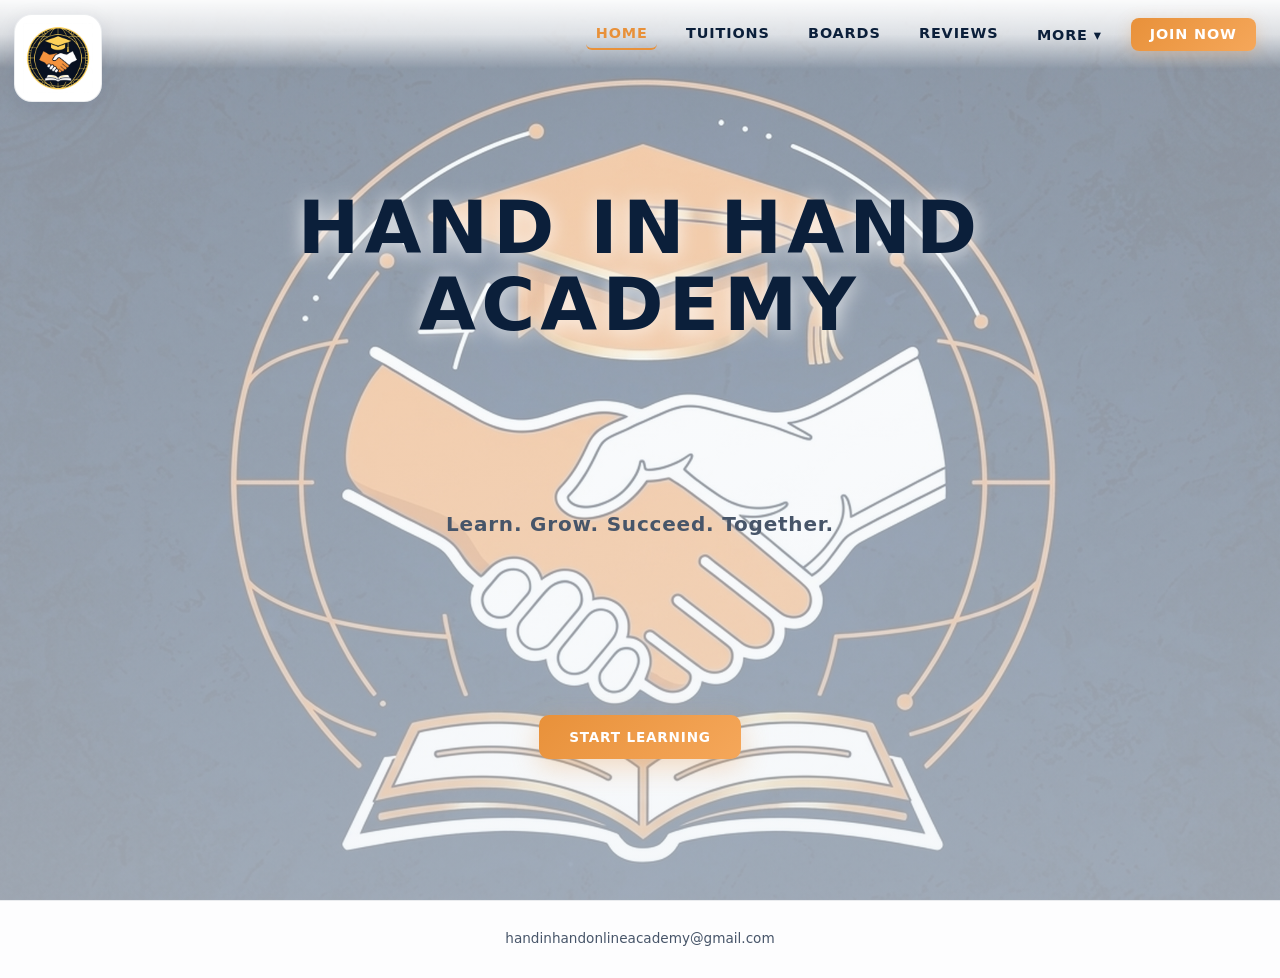
<file: index.html>
<!DOCTYPE html>
<html lang="en">
<head>
  <meta charset="UTF-8">
  <meta name="viewport" content="width=device-width, initial-scale=1">
  <title>HAND IN HAND ACADEMY</title>

  <link rel="stylesheet" href="css/base.css">
  <link rel="icon" type="image/png" href="img/logo.png">
</head>

<body class="landing">

  <a href="index.html" class="logo-corner">
    <img
      src="img/logo.png"
      alt="HAND IN HAND ACADEMY Logo"
      class="logo-img"
    >
  </a>

  <header class="topbar">
    <nav class="topnav">

      <a href="index.html" class="toplink active">Home</a>

      <a href="tuitions.html" class="toplink">Tuitions</a>

      <a href="boards.html" class="toplink">Boards</a>

      <a href="reviews.html" class="toplink">Reviews</a>

      <div class="nav-more">
        <a href="#" class="toplink">More ▾</a>

        <div class="nav-more-menu">
          <a href="about.html">About Us</a>
          <a href="contact.html">Contact Us</a>
          <a href="blog.html">Blog</a>
          <a href="login.html">Login</a>
          <a href="register.html">Register</a>
        </div>
      </div>

      <a href="register.html" class="toplink topbtn">Join Now</a>

    </nav>
  </header>

  <main class="hero">

    <h1>
      HAND IN HAND<br>
      ACADEMY
    </h1>

    <p class="hero-tagline">
      Learn. Grow. Succeed. Together.
    </p>

    <div class="hero-cta">
      <a href="register.html" class="cta-primary">
        Start Learning
      </a>

    
    </div>

  </main>

  <footer class="bottombar">
    <a
      class="contact-line"
      href="mailto:handinhandonlineacademy@gmail.com"
    >
      handinhandonlineacademy@gmail.com
    </a>
  </footer>

</body>
</html>
</file>
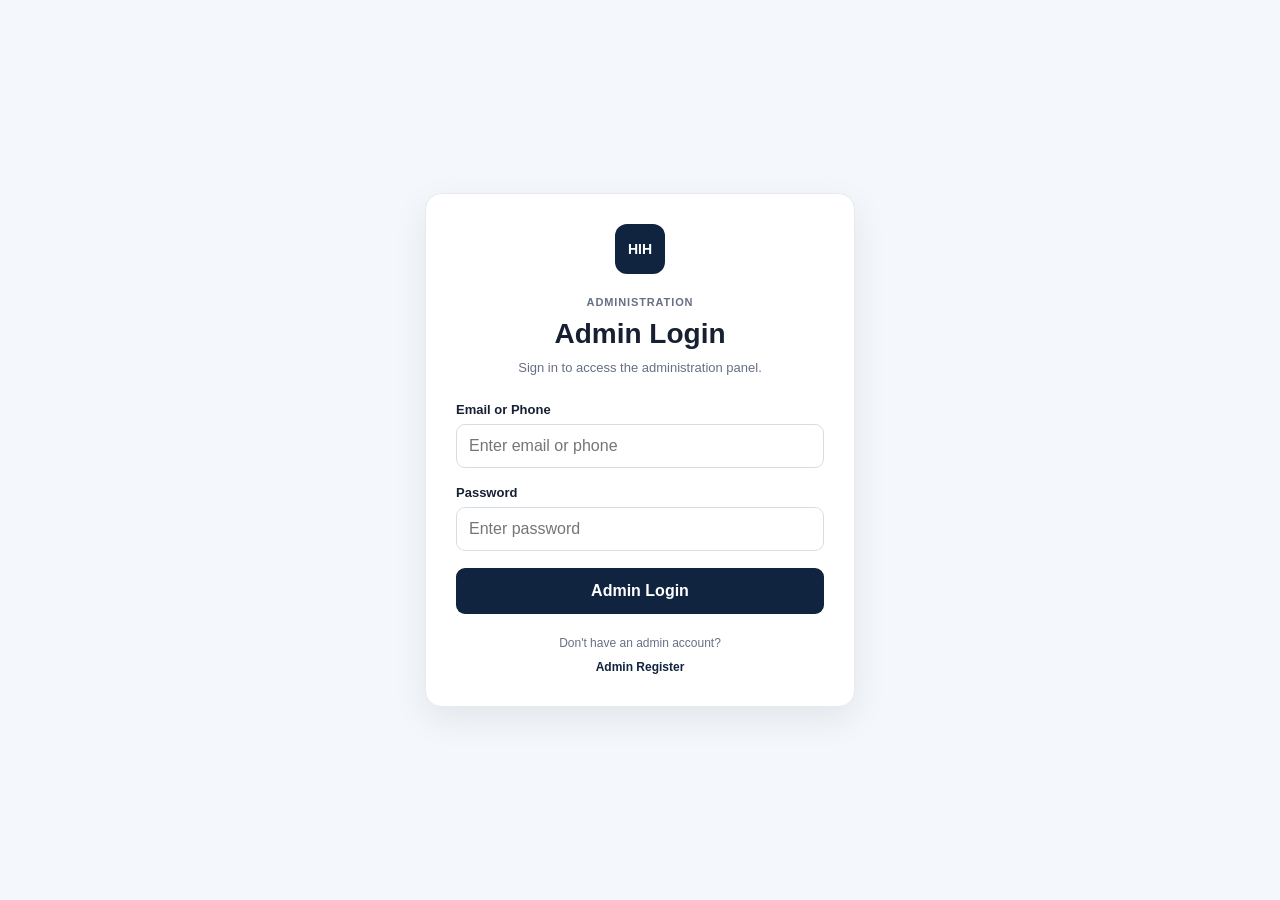
<file: admin-login.html>
<!DOCTYPE html>
<html lang="en">

<head>
    <meta charset="UTF-8">

    <meta
        name="viewport"
        content="width=device-width, initial-scale=1.0"
    >

    <title>Admin Login - Hand In Hand Academy</title>

    <meta
        name="referrer"
        content="no-referrer"
    >

    <meta
        http-equiv="Content-Security-Policy"
        content="
            default-src 'none';
            img-src 'self';
            style-src 'self';
            script-src 'self';
            connect-src 'self';
            base-uri 'none';
            form-action 'none';
            object-src 'none';
        "
    >

    <meta
        http-equiv="X-Content-Type-Options"
        content="nosniff"
    >

    <link
        rel="stylesheet"
        href="/css/admin-auth.css"
    >
</head>


<body>

    <main class="auth-page">

        <section
            class="auth-card"
            aria-labelledby="adminLoginTitle"
        >

            <!-- BRAND -->

            <div
                class="auth-brand"
                aria-hidden="true"
            >
                HIH
            </div>


            <!-- HEADING -->

            <div class="auth-heading">

                <span>
                    Administration
                </span>

                <h1 id="adminLoginTitle">
                    Admin Login
                </h1>

                <p>
                    Sign in to access the administration panel.
                </p>

            </div>


            <!-- LOGIN FORM -->

            <form
                id="adminLoginForm"
                novalidate
            >

                <div class="form-group">

                    <label for="adminLogin">
                        Email or Phone
                    </label>

                    <input
                        type="text"
                        id="adminLogin"
                        name="login"
                        maxlength="255"
                        autocomplete="username"
                        placeholder="Enter email or phone"
                        required
                    >

                </div>


                <div class="form-group">

                    <label for="adminLoginPassword">
                        Password
                    </label>

                    <input
                        type="password"
                        id="adminLoginPassword"
                        name="password"
                        maxlength="128"
                        autocomplete="current-password"
                        placeholder="Enter password"
                        required
                    >

                </div>


                <div
                    id="adminLoginMessage"
                    class="auth-message"
                    hidden
                    role="alert"
                    aria-live="polite"
                >
                </div>


                <button
                    type="submit"
                    class="auth-submit"
                >
                    Admin Login
                </button>

            </form>


            <!-- FOOTER -->

            <div class="auth-footer">

                <span>
                    Don't have an admin account?
                </span>

                <a href="/hih-control-84k7/register">
                    Admin Register
                </a>

            </div>

        </section>

    </main>


    <!-- JAVASCRIPT -->

    <script
        src="/js/admin-login.js"
        defer
    ></script>

</body>

</html>
</file>
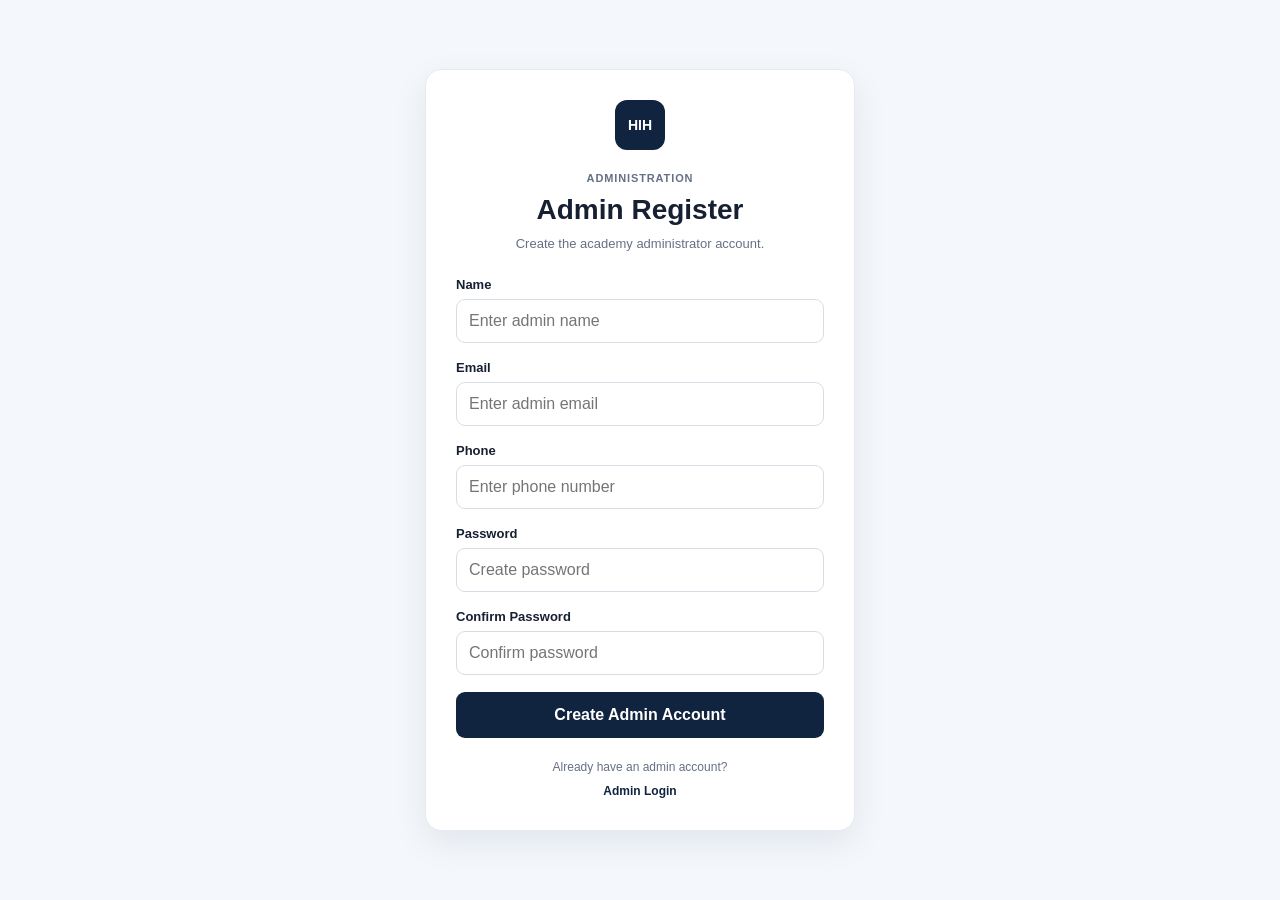
<file: admin-register.html>
<!DOCTYPE html>
<html lang="en">

<head>
    <meta charset="UTF-8">

    <meta
        name="viewport"
        content="width=device-width, initial-scale=1.0"
    >

    <title>Admin Register - Hand In Hand Academy</title>

    <meta
        name="referrer"
        content="no-referrer"
    >

    <meta
        http-equiv="Content-Security-Policy"
        content="
            default-src 'none';
            img-src 'self';
            style-src 'self';
            script-src 'self';
            connect-src 'self';
            base-uri 'none';
            form-action 'none';
            object-src 'none';
        "
    >

    <meta
        http-equiv="X-Content-Type-Options"
        content="nosniff"
    >

    <link
        rel="stylesheet"
        href="/css/admin-auth.css"
    >
</head>


<body>

    <main class="auth-page">

        <section
            class="auth-card"
            aria-labelledby="adminRegisterTitle"
        >

            <!-- BRAND -->

            <div
                class="auth-brand"
                aria-hidden="true"
            >
                HIH
            </div>


            <!-- HEADING -->

            <div class="auth-heading">

                <span>
                    Administration
                </span>

                <h1 id="adminRegisterTitle">
                    Admin Register
                </h1>

                <p>
                    Create the academy administrator account.
                </p>

            </div>


            <!-- REGISTER FORM -->

            <form
                id="adminRegisterForm"
                novalidate
            >

                <!-- NAME -->

                <div class="form-group">

                    <label for="adminName">
                        Name
                    </label>

                    <input
                        type="text"
                        id="adminName"
                        name="name"
                        maxlength="100"
                        autocomplete="name"
                        placeholder="Enter admin name"
                        required
                    >

                </div>


                <!-- EMAIL -->

                <div class="form-group">

                    <label for="adminEmail">
                        Email
                    </label>

                    <input
                        type="email"
                        id="adminEmail"
                        name="email"
                        maxlength="255"
                        autocomplete="email"
                        placeholder="Enter admin email"
                        required
                    >

                </div>


                <!-- PHONE -->

                <div class="form-group">

                    <label for="adminPhone">
                        Phone
                    </label>

                    <input
                        type="tel"
                        id="adminPhone"
                        name="phone"
                        maxlength="20"
                        autocomplete="tel"
                        placeholder="Enter phone number"
                        required
                    >

                </div>


                <!-- PASSWORD -->

                <div class="form-group">

                    <label for="adminPassword">
                        Password
                    </label>

                    <input
                        type="password"
                        id="adminPassword"
                        name="password"
                        maxlength="128"
                        autocomplete="new-password"
                        placeholder="Create password"
                        required
                    >

                </div>


                <!-- CONFIRM PASSWORD -->

                <div class="form-group">

                    <label for="adminConfirmPassword">
                        Confirm Password
                    </label>

                    <input
                        type="password"
                        id="adminConfirmPassword"
                        name="confirm_password"
                        maxlength="128"
                        autocomplete="new-password"
                        placeholder="Confirm password"
                        required
                    >

                </div>


                <!-- MESSAGE -->

                <div
                    id="adminRegisterMessage"
                    class="auth-message"
                    hidden
                    role="alert"
                    aria-live="polite"
                >
                </div>


                <!-- SUBMIT -->

                <button
                    type="submit"
                    class="auth-submit"
                >
                    Create Admin Account
                </button>

            </form>


            <!-- FOOTER -->

            <div class="auth-footer">

                <span>
                    Already have an admin account?
                </span>

                <a href="/hih-control-84k7/">
                    Admin Login
                </a>

            </div>

        </section>

    </main>


    <!-- JAVASCRIPT -->

    <script
        src="/js/admin-register.js"
        defer
    ></script>

</body>

</html>
</file>
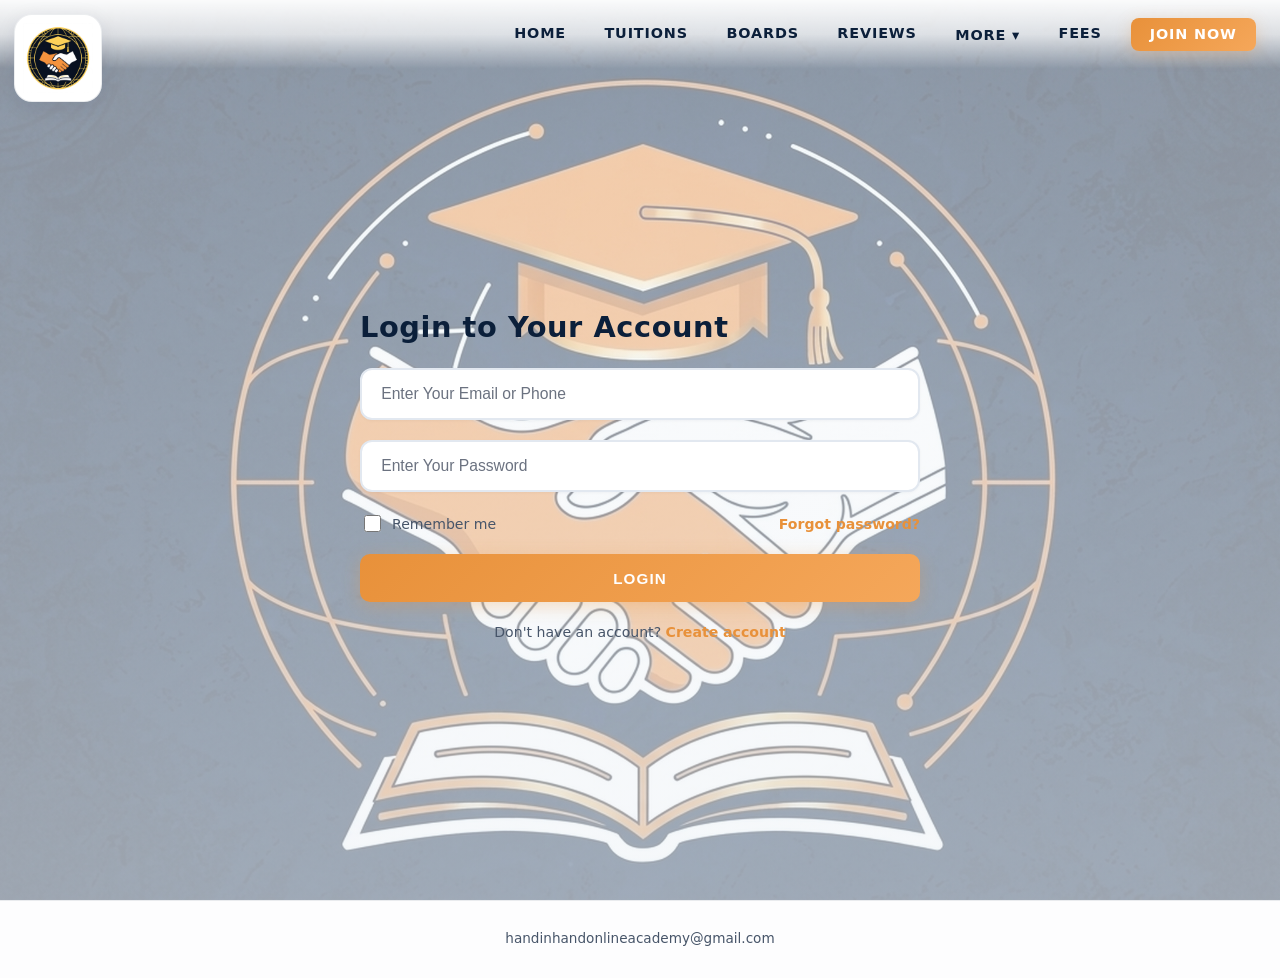
<file: login.html>
<!DOCTYPE html>
<html lang="en">
<head>
  <meta charset="UTF-8">
  <meta name="viewport" content="width=device-width, initial-scale=1">

  <title>Login — HAND IN HAND ACADEMY</title>

  <meta
    http-equiv="Content-Security-Policy"
    content="default-src 'none';
             img-src 'self';
             style-src 'self';
             script-src 'self';
             connect-src 'self' http://localhost:8080;
             base-uri 'none';
             form-action 'none';
             object-src 'none';
             frame-ancestors 'none';
             referrer no-referrer;"
  >

  <meta
    http-equiv="X-Content-Type-Options"
    content="nosniff"
  >

  <link rel="stylesheet" href="css/base.css">
  <link rel="icon" type="image/png" href="img/logo.png">
</head>

<body class="auth-page">

  <a href="index.html" class="logo-corner">
    <img
      src="img/logo.png"
      alt="Logo"
      class="logo-img"
    >
  </a>

  <header class="topbar">
    <nav class="topnav">

      <a href="index.html" class="toplink">Home</a>

      <a href="tuitions.html" class="toplink">Tuitions</a>

      <a href="boards.html" class="toplink">Boards</a>

      <a href="reviews.html" class="toplink">Reviews</a>

      <div class="nav-more">
        <a href="#" class="toplink">More ▾</a>

        <div class="nav-more-menu">
          <a href="about.html">About Us</a>
          <a href="contact.html">Contact Us</a>
          <a href="blog.html">Blog</a>
        </div>
      </div>

      <a href="fees.html" class="toplink">Fees</a>

      <a href="register.html" class="toplink topbtn">
        Join Now
      </a>

    </nav>
  </header>

  <main class="model-wrap">

    <div class="model-card">

      <h2 class="model-title">
        Login to Your Account
      </h2>

      <form
        id="loginModelForm"
        novalidate
      >

        <div class="model-input-group">

          <input
            type="text"
            id="login"
            class="model-input"
            placeholder="Enter Your Email or Phone"
            required
            autocomplete="username"
            maxlength="255"
          >

          <div
            class="model-error"
            id="login-error"
          ></div>

        </div>

        <div class="model-input-group">

          <input
            type="password"
            id="password"
            class="model-input"
            placeholder="Enter Your Password"
            required
            minlength="8"
            maxlength="128"
            autocomplete="current-password"
          >

          <div
            class="model-error"
            id="password-error"
          ></div>

        </div>

        <div class="remember-row">

          <label class="remember-wrap">
            <input
              type="checkbox"
              id="remember"
            >
            Remember me
          </label>

          <a
            href="#"
            class="forgot-link"
          >
            Forgot password?
          </a>

        </div>

        <div
          class="model-message"
          id="form-message"
          aria-live="polite"
        ></div>

        <button
          type="submit"
          class="model-submit"
        >
          Login
        </button>

        <p class="auth-switch">
          Don't have an account?
          <a href="register.html">
            Create account
          </a>
        </p>

      </form>

    </div>

  </main>

  <footer class="bottombar">

    <a
      class="contact-line"
      href="handinhandonlineacademy@gmail.com"
    >
     handinhandonlineacademy@gmail.com
    </a>

  </footer>

  <script
    src="js/login.js"
    defer
  ></script>

</body>
</html>
</file>
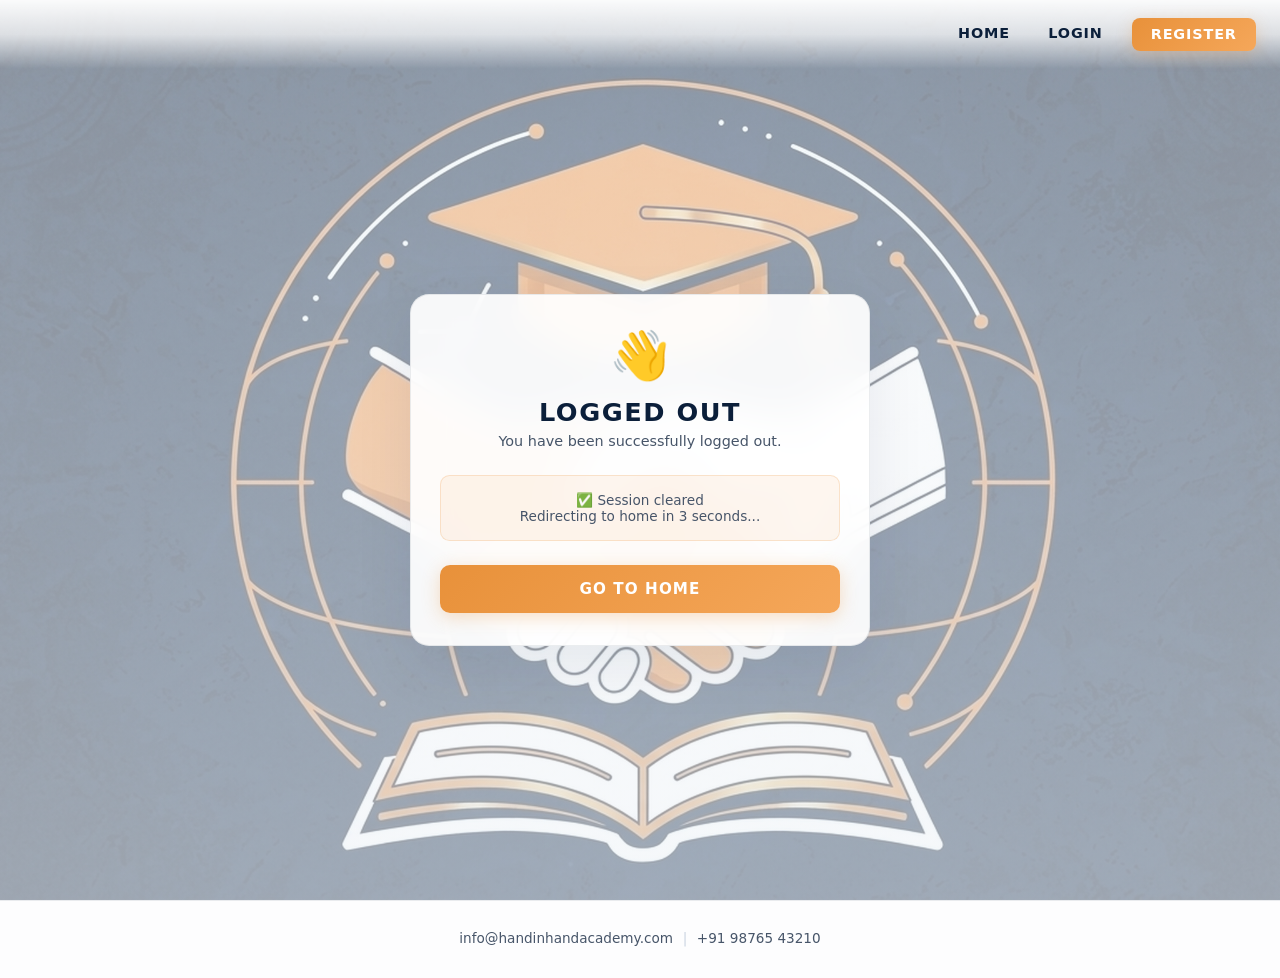
<file: logout.html>
<!DOCTYPE html>
<html lang="en">
<head>
  <meta charset="UTF-8">
  <meta name="viewport" content="width=device-width, initial-scale=1">
  <title>Logout — HAND IN HAND ACADEMY</title>
  <link rel="stylesheet" href="css/base.css">
  <meta http-equiv="refresh" content="3; url=index.html">
</head>
<body class="auth-page">
  <header class="topbar">
    <nav class="topnav">
      <a href="index.html" class="toplink">Home</a>
      <a href="login.html" class="toplink">Login</a>
      <a href="register.html" class="toplink topbtn">Register</a>
    </nav>
  </header>
  <main class="auth-wrap">
    <div class="auth-card" style="text-align:center;">
      <div style="font-size:3rem; margin-bottom:0.8rem;">👋</div>
      <h2 class="auth-title">Logged Out</h2>
      <p class="auth-subtitle">You have been successfully logged out.</p>
      <div style="margin:1.5rem 0; padding:1rem; background:rgba(232,145,58,0.08); border:1px solid rgba(232,145,58,0.2); border-radius:0.6rem; font-size:0.85rem; color:var(--text-muted);">
        ✅ Session cleared<br>Redirecting to home in 3 seconds...
      </div>
      <a href="index.html" class="btn-primary" style="display:block; text-align:center; text-decoration:none;">Go to Home</a>
    </div>
  </main>
  <footer class="bottombar"><a class="contact-line" href="mailto:info@handinhandacademy.com">info@handinhandacademy.com</a><span class="contact-sep">|</span><a class="contact-line" href="tel:+919876543210">+91 98765 43210</a></footer>
</body>
</html>
</file>
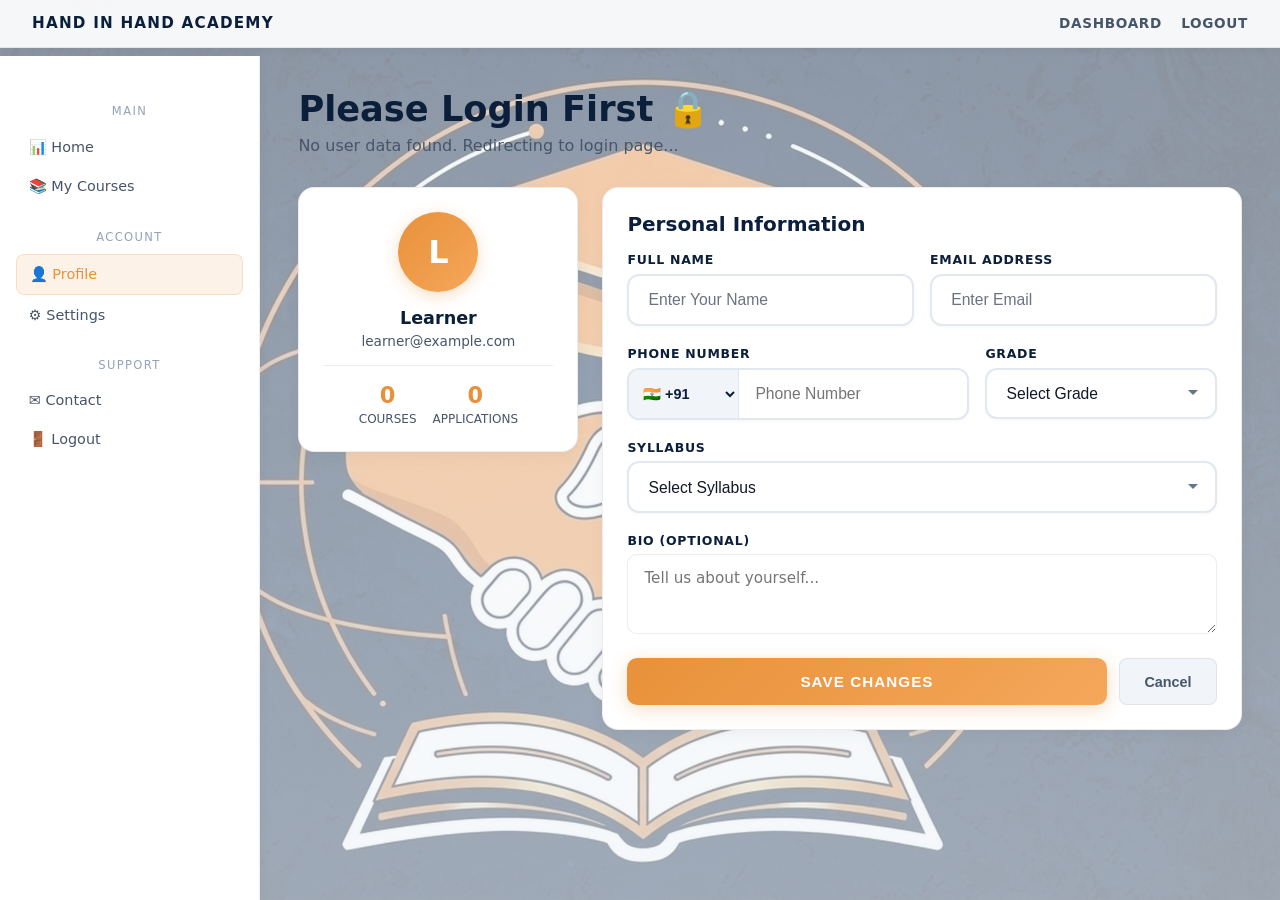
<file: profile.html>
<!DOCTYPE html>
<html lang="en">
<head>
  <meta charset="UTF-8">

  <meta name="viewport"
        content="width=device-width, initial-scale=1">

  <meta http-equiv="Content-Security-Policy"
        content="default-src 'none';
                 img-src 'self' data:;
                 style-src 'self';
                 script-src 'self';
                 base-uri 'none';
                 form-action 'none';
                 object-src 'none';
                 frame-ancestors 'none';
                 referrer no-referrer;">

  <meta http-equiv="X-Content-Type-Options"
        content="nosniff">

  <title>Profile — HAND IN HAND ACADEMY</title>

  <link rel="stylesheet"
        href="css/base.css">
</head>

<body class="dashboard">

<header class="dash-topbar">

  <a href="index.html"
     class="dash-brand">
    HAND IN HAND ACADEMY
  </a>

  <nav class="dash-nav">

    <a href="dashboard.html"
       class="dash-link">
      Dashboard
    </a>

    <a href="logout.html"
       class="dash-link">
      Logout
    </a>

  </nav>

</header>


<div class="dash-layout">

  <aside class="dash-sidebar">

    <div class="side-title">
      Main
    </div>

    <a href="dashboard.html"
       class="side-link">
      📊 Home
    </a>

    <a href="my-courses.html"
       class="side-link">
      📚 My Courses
    </a>


    <div class="side-title">
      Account
    </div>

    <a href="profile.html"
       class="side-link active">
      👤 Profile
    </a>

    <a href="settings.html"
       class="side-link">
      ⚙ Settings
    </a>


    <div class="side-title">
      Support
    </div>

    <a href="index.html#contact"
       class="side-link">
      ✉ Contact
    </a>

    <a href="logout.html"
       class="side-link">
      🚪 Logout
    </a>

  </aside>


  <main class="dash-main">

    <div class="welcome">

      <h2>
        My Profile 👤
      </h2>

      <p>
        Manage your personal information and learning preferences
      </p>

    </div>


    <div class="profile-layout">


      <!-- Avatar Card -->

      <div class="profile-avatar-card">

        <div class="avatar-circle"
             id="avatarCircle">
          L
        </div>

        <h3 id="profileNameDisplay">
          Learner
        </h3>

        <p id="profileEmailDisplay">
          learner@example.com
        </p>


        <div class="profile-stats">

          <div class="p-stat">

            <span id="statCourses">
              0
            </span>

            <small>
              Courses
            </small>

          </div>


          <div class="p-stat">

            <span id="statApps">
              0
            </span>

            <small>
              Applications
            </small>

          </div>

        </div>

      </div>


      <!-- Profile Form -->

      <div class="profile-form-card">

        <h3 class="section-title">
          Personal Information
        </h3>


        <form id="profileForm"
              novalidate>


          <div class="form-row-grid">


            <div class="model-input-group">

              <label class="form-label"
                     for="pName">
                Full Name
              </label>

              <input
                type="text"
                id="pName"
                class="model-input"
                placeholder="Enter Your Name">

              <div
                class="model-error"
                id="pName-error">
              </div>

            </div>


            <div class="model-input-group">

              <label class="form-label"
                     for="pEmail">
                Email Address
              </label>

              <input
                type="email"
                id="pEmail"
                class="model-input"
                placeholder="Enter Email">

              <div
                class="model-error"
                id="pEmail-error">
              </div>

            </div>

          </div>


          <div class="form-row-grid">


            <div class="model-input-group">

              <label class="form-label"
                     for="pPhone">
                Phone Number
              </label>


              <div class="phone-group"
                   id="pPhoneGroup">

                <select
                  id="pCountryCode"
                  class="country-select"
                  aria-label="Country code">

                  <option value="+91">
                    🇮🇳 +91
                  </option>

                  <option value="+1">
                    🇺🇸 +1
                  </option>

                  <option value="+44">
                    🇬🇧 +44
                  </option>

                  <option value="+971">
                    🇦🇪 +971
                  </option>

                  <option value="+966">
                    🇸🇦 +966
                  </option>

                </select>


                <input
                  type="tel"
                  id="pPhone"
                  class="phone-input"
                  placeholder="Phone Number">

              </div>


              <div
                class="model-error"
                id="pPhone-error">
              </div>

            </div>


            <div class="model-input-group">

              <label class="form-label"
                     for="pGrade">
                Grade
              </label>


              <select
                id="pGrade"
                class="model-select">

                <option value="">
                  Select Grade
                </option>

                <option value="LKG">
                  LKG
                </option>

                <option value="UKG">
                  UKG
                </option>

                <option value="1">
                  1st Class
                </option>

                <option value="2">
                  2nd Class
                </option>

                <option value="3">
                  3rd Class
                </option>

                <option value="4">
                  4th Class
                </option>

                <option value="5">
                  5th Class
                </option>

                <option value="6">
                  6th Class
                </option>

                <option value="7">
                  7th Class
                </option>

                <option value="8">
                  8th Class
                </option>

                <option value="9">
                  9th Class
                </option>

                <option value="10">
                  10th Class
                </option>

                <option value="11">
                  11th Class
                </option>

                <option value="12">
                  12th Class
                </option>

              </select>

            </div>

          </div>


          <div class="model-input-group">

            <label class="form-label"
                   for="pSyllabus">
              Syllabus
            </label>


            <select
              id="pSyllabus"
              class="model-select">

              <option value="">
                Select Syllabus
              </option>

              <option value="CBSE">
                CBSE
              </option>

              <option value="ICSE">
                ICSE
              </option>

              <option value="State">
                State Board
              </option>

              <option value="IGCSE">
                IGCSE
              </option>

            </select>

          </div>


          <div class="model-input-group">

            <label class="form-label"
                   for="pBio">
              Bio (Optional)
            </label>


            <textarea
              id="pBio"
              class="model-textarea"
              placeholder="Tell us about yourself..."></textarea>

          </div>


          <div
            class="model-message"
            id="pMessage">
          </div>


          <div class="form-actions">

            <button
              type="submit"
              class="model-submit">
              Save Changes
            </button>


            <button
              type="button"
              class="model-cancel"
              id="cancelBtn">
              Cancel
            </button>

          </div>


        </form>

      </div>

    </div>

  </main>

</div>


<script src="js/profile.js"></script>

</body>
</html>
</file>
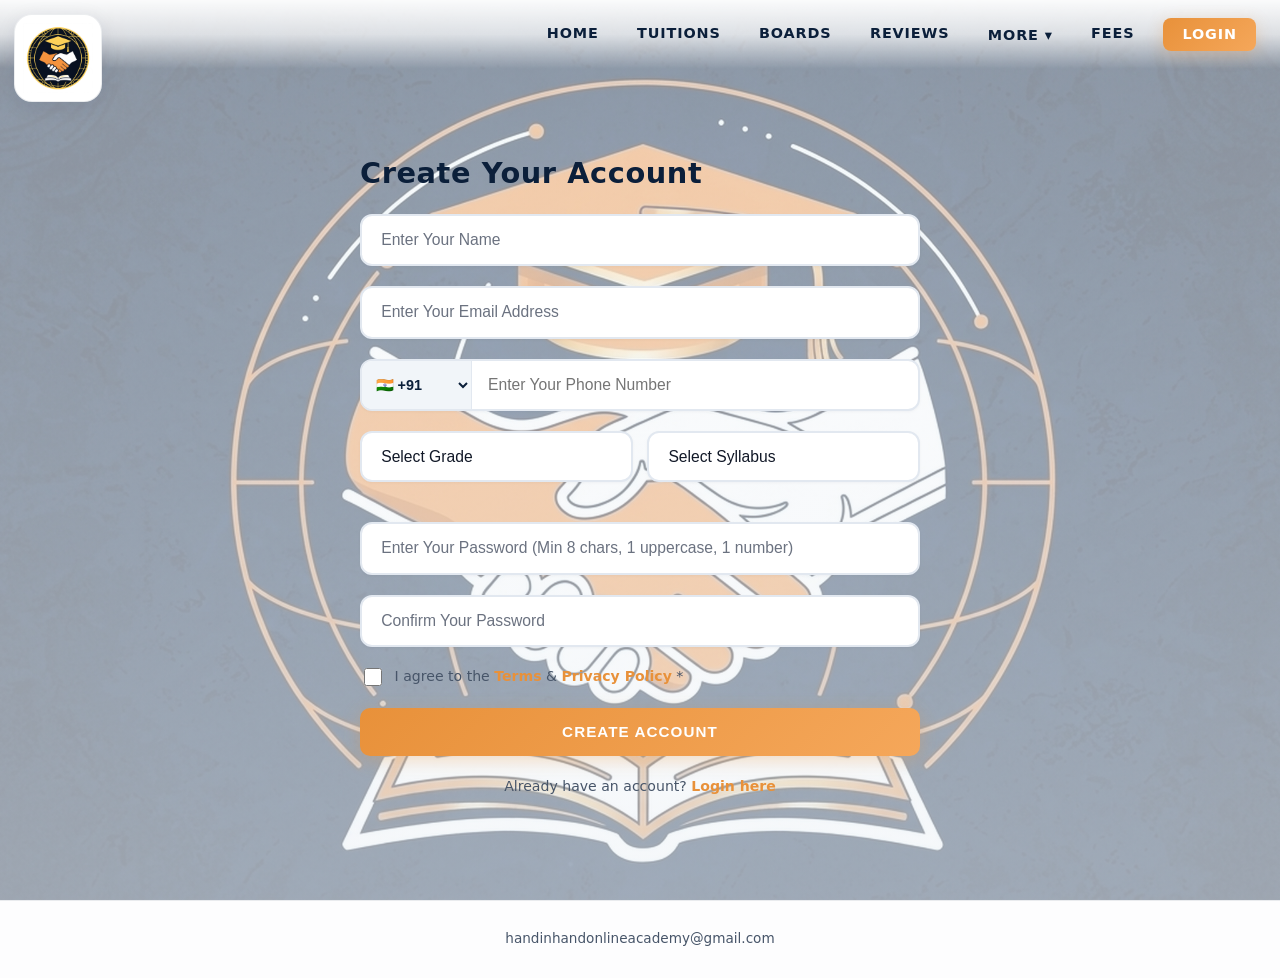
<file: register.html>
<!DOCTYPE html>
<html lang="en">

<head>
  <meta charset="UTF-8">
  <meta name="viewport" content="width=device-width, initial-scale=1">

  <title>Register — HAND IN HAND ACADEMY</title>

  <meta
    http-equiv="Content-Security-Policy"
    content="default-src 'none';
             img-src 'self';
             style-src 'self';
             script-src 'self';
             connect-src 'self' http://localhost:8080;
             base-uri 'none';
             form-action 'none';
             object-src 'none';
             frame-ancestors 'none';
             referrer no-referrer;"
  >

  <meta http-equiv="X-Content-Type-Options" content="nosniff">

  <link rel="stylesheet" href="css/base.css">
  <link rel="icon" type="image/png" href="img/logo.png">
</head>

<body class="auth-page">

  <a href="index.html" class="logo-corner">
    <img src="img/logo.png" alt="Logo" class="logo-img">
  </a>

  <header class="topbar">
    <nav class="topnav">

      <a href="index.html" class="toplink">Home</a>
      <a href="tuitions.html" class="toplink">Tuitions</a>
      <a href="boards.html" class="toplink">Boards</a>
      <a href="reviews.html" class="toplink">Reviews</a>

      <div class="nav-more">
        <a href="#" class="toplink">More ▾</a>

        <div class="nav-more-menu">
          <a href="about.html">About Us</a>
          <a href="contact.html">Contact Us</a>
          <a href="blog.html">Blog</a>
        </div>
      </div>

      <a href="fees.html" class="toplink">Fees</a>
      <a href="login.html" class="toplink topbtn">Login</a>

    </nav>
  </header>

  <main class="model-wrap">

    <div class="model-card">

      <h2 class="model-title">Create Your Account</h2>

      <form
        id="registerModelForm"
        method="POST"
        action="#"
        novalidate
      >

        <!-- Name -->
        <div class="model-input-group">

          <input
            type="text"
            id="name"
            class="model-input"
            placeholder="Enter Your Name"
            required
            minlength="3"
            maxlength="100"
            autocomplete="name"
          >

          <div
            class="model-error"
            id="name-error"
          ></div>

        </div>

        <!-- Email -->
        <div class="model-input-group">

          <input
            type="email"
            id="email"
            class="model-input"
            placeholder="Enter Your Email Address"
            required
            maxlength="255"
            autocomplete="email"
          >

          <div
            class="model-error"
            id="email-error"
          ></div>

        </div>

        <!-- Phone -->
        <div class="model-input-group">

          <div
            class="phone-group"
            id="phoneGroup"
          >

            <select
              id="countryCode"
              class="country-select"
              required
              autocomplete="tel-country-code"
            >
              <option value="+91" selected>🇮🇳 +91</option>
              <option value="+1">🇺🇸 +1</option>
              <option value="+44">🇬🇧 +44</option>
              <option value="+971">🇦🇪 +971</option>
              <option value="+966">🇸🇦 +966</option>
              <option value="+61">🇦🇺 +61</option>
              <option value="+65">🇸🇬 +65</option>
              <option value="+60">🇲🇾 +60</option>
              <option value="+49">🇩🇪 +49</option>
              <option value="+33">🇫🇷 +33</option>
              <option value="+81">🇯🇵 +81</option>
              <option value="+82">🇰🇷 +82</option>
              <option value="+86">🇨🇳 +86</option>
              <option value="+880">🇧🇩 +880</option>
              <option value="+94">🇱🇰 +94</option>
              <option value="+92">🇵🇰 +92</option>
              <option value="+977">🇳🇵 +977</option>
              <option value="+27">🇿🇦 +27</option>
            </select>

            <input
              type="tel"
              id="phone"
              class="phone-input"
              placeholder="Enter Your Phone Number"
              required
              maxlength="15"
              inputmode="numeric"
              autocomplete="tel"
            >

          </div>

          <div
            class="model-error"
            id="phone-error"
          ></div>

        </div>

        <!-- Grade + Syllabus -->
        <div class="model-grid-2">

          <div class="model-input-group">

            <select
              id="grade"
              class="model-select"
              required
            >
              <option value="">Select Grade</option>
              <option value="lkg">Lkg</option>
              <option value="ukg">Ukg</option>
              <option value="1">Grade 1</option>
              <option value="2">Grade 2</option>
              <option value="3">Grade 3</option>
              <option value="4">Grade 4</option>
              <option value="5">Grade 5</option>
              <option value="6">Grade 6</option>
              <option value="7">Grade 7</option>
              <option value="8">Grade 8</option>
              <option value="9">Grade 9</option>
              <option value="10">Grade 10</option>
              <option value="11">Grade 11</option>
              <option value="12">Grade 12</option>
            </select>

            <div
              class="model-error"
              id="grade-error"
            ></div>

          </div>

          <div class="model-input-group">

            <select
              id="syllabus"
              class="model-select"
              required
            >
              <option value="">Select Syllabus</option>
              <option value="CBSE">CBSE</option>
              <option value="ICSE">ICSE</option>
              <option value="State">State Board</option>
              <option value="IGCSE">IGCSE</option>
            </select>

            <div
              class="model-error"
              id="syllabus-error"
            ></div>

          </div>

        </div>

        <!-- Password -->
        <div class="model-input-group">

          <input
            type="password"
            id="password"
            class="model-input"
            placeholder="Enter Your Password (Min 8 chars, 1 uppercase, 1 number)"
            required
            minlength="8"
            maxlength="128"
            autocomplete="new-password"
          >

          <div
            class="model-error"
            id="password-error"
          ></div>

        </div>

        <!-- Confirm Password -->
        <div class="model-input-group">

          <input
            type="password"
            id="confirm"
            class="model-input"
            placeholder="Confirm Your Password"
            required
            minlength="8"
            maxlength="128"
            autocomplete="new-password"
          >

          <div
            class="model-error"
            id="confirm-error"
          ></div>

        </div>

        <!-- Terms -->
        <div class="agree-wrap">

          <input
            type="checkbox"
            id="agree"
            required
          >

          <span class="agree-text">
            I agree to the
            <a href="#">Terms</a>
            &
            <a href="#">Privacy Policy</a>
            *
          </span>

        </div>

        <div
          class="model-error"
          id="agree-error"
        ></div>

        <!-- Message -->
        <div
          class="model-message"
          id="form-message"
          aria-live="polite"
        ></div>

        <!-- Submit -->
        <button
          type="submit"
          class="model-submit"
        >
          Create Account
        </button>

        <p class="auth-switch">
          Already have an account?
          <a href="login.html">Login here</a>
        </p>

      </form>

    </div>

  </main>

  <footer class="bottombar">

    <a
      class="contact-line"
      href="mailto:handinhandonlineacademy@gmail.com"
    >
      handinhandonlineacademy@gmail.com
    </a>

  </footer>

  <script src="js/register.js" defer></script>

</body>
</html>
</file>
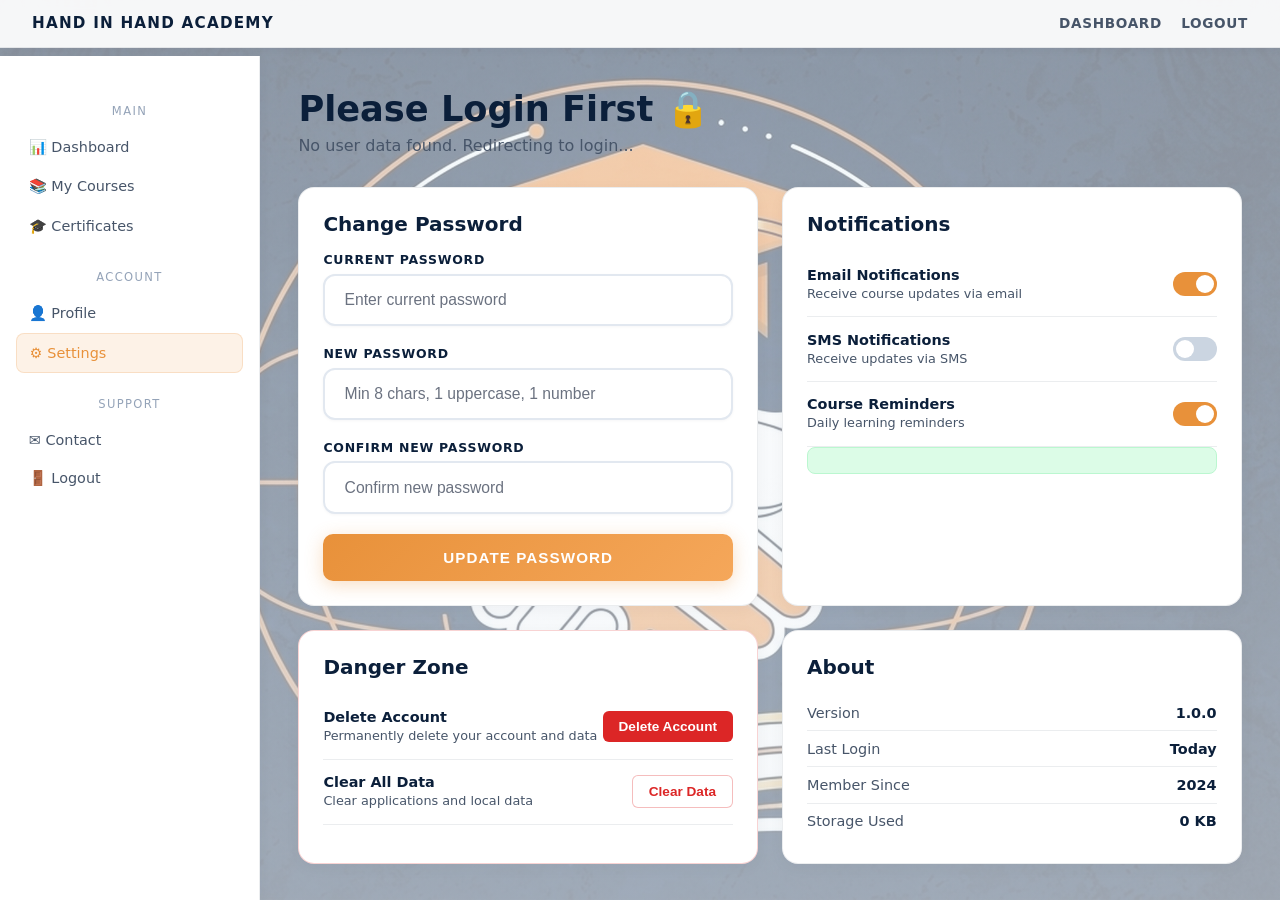
<file: settings.html>
<!DOCTYPE html>
<html lang="en">
<head>
  <meta charset="UTF-8">
  <meta name="viewport" content="width=device-width, initial-scale=1">
  <meta http-equiv="Content-Security-Policy"
        content="default-src 'none';
                 img-src 'self';
                 style-src 'self';
                 script-src 'self';
                 base-uri 'none';
                 form-action 'none';
                 object-src 'none';
                 frame-ancestors 'none';
                 referrer no-referrer;">
  <meta http-equiv="X-Content-Type-Options" content="nosniff">
  <title>Settings — HAND IN HAND ACADEMY</title>
  <link rel="stylesheet" href="css/base.css">
</head>
<body class="dashboard">
<header class="dash-topbar">
  <a href="index.html" class="dash-brand">HAND IN HAND ACADEMY</a>
  <nav class="dash-nav">
    <a href="dashboard.html" class="dash-link">Dashboard</a>
    <a href="logout.html" class="dash-link">Logout</a>
  </nav>
</header>
<div class="dash-layout">
  <aside class="dash-sidebar">
    <div class="side-title">Main</div>
    <a href="dashboard.html" class="side-link">📊 Dashboard</a>
    <a href="dashboard.html#courses" class="side-link">📚 My Courses</a>
    <a href="#certificates" class="side-link">🎓 Certificates</a>
    <div class="side-title">Account</div>
    <a href="profile.html" class="side-link">👤 Profile</a>
    <a href="settings.html" class="side-link active">⚙ Settings</a>
    <div class="side-title">Support</div>
    <a href="index.html#contact" class="side-link">✉ Contact</a>
    <a href="logout.html" class="side-link">🚪 Logout</a>
  </aside>

  <main class="dash-main">
    <div class="welcome">
      <h2>Settings ⚙️</h2>
      <p>Manage your account settings and preferences</p>
    </div>

    <div class="settings-grid">
      <!-- Password Change -->
      <div class="settings-card">
        <h3 class="section-title">Change Password</h3>
        <form id="passwordForm" novalidate>
          <div class="model-input-group">
            <label class="form-label">Current Password</label>
            <input type="password" id="currentPwd" class="model-input" placeholder="Enter current password" required>
            <div class="model-error" id="currentPwd-error"></div>
          </div>
          <div class="model-input-group">
            <label class="form-label">New Password</label>
            <input type="password" id="newPwd" class="model-input" placeholder="Min 8 chars, 1 uppercase, 1 number" required>
            <div class="model-error" id="newPwd-error"></div>
          </div>
          <div class="model-input-group">
            <label class="form-label">Confirm New Password</label>
            <input type="password" id="confirmNewPwd" class="model-input" placeholder="Confirm new password" required>
            <div class="model-error" id="confirmNewPwd-error"></div>
          </div>
          <div class="model-message" id="pwdMessage"></div>
          <button type="submit" class="model-submit">Update Password</button>
        </form>
      </div>

      <!-- Notifications -->
      <div class="settings-card">
        <h3 class="section-title">Notifications</h3>
        <div class="setting-item">
          <div class="setting-info">
            <strong>Email Notifications</strong>
            <small>Receive course updates via email</small>
          </div>
          <label class="switch">
            <input type="checkbox" id="emailNotif" checked>
            <span class="slider"></span>
          </label>
        </div>
        <div class="setting-item">
          <div class="setting-info">
            <strong>SMS Notifications</strong>
            <small>Receive updates via SMS</small>
          </div>
          <label class="switch">
            <input type="checkbox" id="smsNotif">
            <span class="slider"></span>
          </label>
        </div>
        <div class="setting-item">
          <div class="setting-info">
            <strong>Course Reminders</strong>
            <small>Daily learning reminders</small>
          </div>
          <label class="switch">
            <input type="checkbox" id="courseReminder" checked>
            <span class="slider"></span>
          </label>
        </div>
        <div class="model-message success show" id="notifMessage" style="margin-top:1rem; display:none;"></div>
      </div>

      <!-- Danger Zone -->
      <div class="settings-card danger-zone">
        <h3 class="section-title" style="color:#DC2626;">Danger Zone</h3>
        <div class="setting-item">
          <div class="setting-info">
            <strong>Delete Account</strong>
            <small>Permanently delete your account and data</small>
          </div>
          <button type="button" class="danger-button" id="deleteAccountBtn">Delete Account</button>
        </div>
        <div class="setting-item">
          <div class="setting-info">
            <strong>Clear All Data</strong>
            <small>Clear applications and local data</small>
          </div>
          <button type="button" class="secondary-danger-button" id="clearDataBtn">Clear Data</button>
        </div>
        <div class="model-message" id="dangerMessage"></div>
      </div>

      <!-- App Info -->
      <div class="settings-card">
        <h3 class="section-title">About</h3>
        <div class="info-row"><span>Version</span><strong>1.0.0</strong></div>
        <div class="info-row"><span>Last Login</span><strong id="lastLogin">Today</strong></div>
        <div class="info-row"><span>Member Since</span><strong id="memberSince">2024</strong></div>
        <div class="info-row"><span>Storage Used</span><strong id="storageUsed">0 KB</strong></div>
      </div>
    </div>
  </main>
</div>
<script src="js/settings.js"></script>
</body>
</html>
</file>
<file: css/base.css>
/* ============================================================
   HAND IN HAND ACADEMY - LIGHT THEME
   BG Image Color Related - Light Version
   Colors from hand.jpg: Navy #0B1F3A, Orange #E8913A, White
   ============================================================ */

:root {
  --bg-primary: #F8FAFC;
  --bg-secondary: #EEF2F7;
  --navy: #0B1F3A;
  --navy-light: #162F4E;
  --orange: #E8913A;
  --orange-dark: #D87E2A;
  --orange-light: #F5A75A;
  --gold: #E8A838;
  --white: #FFFFFF;
  --text-dark: #0B1F3A;
  --text-muted: #475569;
  --grad-orange: linear-gradient(135deg, #E8913A 0%, #F5A75A 100%);
  --grad-navy: linear-gradient(135deg, #0B1F3A 0%, #162F4E 100%);
  --card-bg: rgba(255,255,255,0.92);
  --border-light: rgba(11,31,58,0.08);
}

*, *::before, *::after { box-sizing: border-box; }
html { scroll-behavior: smooth; }
html, body { width:100%; margin:0; }

/* ========== LIGHT BG - BG IMG COLOR RELATED ========== */
body {
  width: 100%;
  min-height: 100vh;
  font-family: system-ui, -apple-system, "Segoe UI", Roboto, sans-serif;
  color: var(--text-dark);
  background-color: #F0F4F8;
  background-image: 
    linear-gradient(rgba(248,250,252,0.55), rgba(240,244,248,0.65)),
    url("../img/hand.jpg");
  background-attachment: fixed;
  background-repeat: no-repeat;
  background-size: cover;
  background-position: center center;
  -webkit-font-smoothing: antialiased;
  text-align: center;
  overflow-x: hidden;
}
body.landing, body.auth-page, body.dashboard, .dashboard {
  background-color: #F0F4F8 !important;
  background-image: 
    linear-gradient(rgba(248,250,252,0.55), rgba(240,244,248,0.65)),
    url("../img/hand.jpg") !important;
  background-size: cover !important;
  background-position: center center !important;
  background-attachment: fixed !important;
}

/* ========== LOGO ========== */
.logo-corner {
  position: fixed;
  top: 0;
  left: 0;
  z-index: 300;
  width: 88px;
  height: 88px;
  margin: 14px 0 0 14px;
  padding: 8px;
  background: var(--white);
  border: 1.5px solid var(--border-light);
  border-radius: 18px;
  display: grid;
  place-items: center;
  box-shadow: 0 4px 20px rgba(11,31,58,0.08);
  transition: all 0.25s ease;
}
.logo-corner:hover {
  transform: translateY(-2px) scale(1.03);
  box-shadow: 0 8px 30px rgba(11,31,58,0.12);
}
.logo-img { width:100%; height:100%; object-fit:contain; }

/* ========== TOPBAR - LIGHT ========== */
.topbar {
  position: fixed;
  top:0; left:0; right:0;
  z-index:200;
  padding:1.1rem 1.5rem 1.1rem 122px;
  display:flex;
  justify-content:flex-end;
  align-items:center;
  background: linear-gradient(to bottom, rgba(255,255,255,0.96), rgba(255,255,255,0.7), transparent);
  pointer-events:none;
}
.topnav { display:flex; align-items:center; gap:clamp(0.6rem,1.5vw,1.4rem); flex-wrap:wrap; pointer-events:auto; }
.toplink {
  color: var(--text-dark);
  text-decoration:none;
  font-size: clamp(0.78rem,1.3vw,0.9rem);
  font-weight:600;
  letter-spacing:0.06em;
  text-transform:uppercase;
  padding:0.4rem 0.6rem;
  border-radius:6px;
  border-bottom:2px solid transparent;
  transition: all 0.2s ease;
}
.toplink:hover, .toplink:focus-visible { color: var(--orange); background: rgba(232,145,58,0.08); border-bottom-color: var(--orange); }
.toplink.active { color: var(--orange); border-bottom-color: var(--orange); }
.topbtn {
  padding:0.55rem 1.2rem !important;
  background: var(--grad-orange);
  color: var(--white) !important;
  border-radius:8px !important;
  border:none !important;
  font-weight:800 !important;
  box-shadow:0 4px 16px rgba(232,145,58,0.25);
}
.topbtn:hover { transform:translateY(-1px); box-shadow:0 6px 20px rgba(232,145,58,0.35); filter:brightness(1.05); }

.nav-more { position:relative; }
.nav-more-menu {
  position:absolute;
  top:100%; right:0;
  margin-top:8px;
  min-width:160px;
  background: var(--white);
  border:1px solid var(--border-light);
  border-radius:10px;
  padding:6px;
  display:none;
  flex-direction:column;
  box-shadow:0 12px 32px rgba(11,31,58,0.12);
}
.nav-more:hover .nav-more-menu, .nav-more:focus-within .nav-more-menu { display:flex; }
.nav-more-menu a {
  padding:0.6rem 0.9rem;
  text-align:left;
  border-radius:6px;
  color: var(--text-dark);
  text-decoration:none;
  font-size:0.85rem;
}
.nav-more-menu a:hover { background: rgba(232,145,58,0.08); color: var(--orange); }

/* ========== HERO (INDEX) - LIGHT ========== */
.hero {
  width:100%;
  min-height:100vh;
  display:grid;
  place-items:center;
  padding:7rem 1rem 4rem;
  position:relative;
  z-index:1;
}
.hero h1 {
  margin:0;
  font-size: clamp(2.2rem, 7vw, 4.6rem);
  font-weight:900;
  line-height:1.05;
  letter-spacing:0.07em;
  text-transform:uppercase;
  color: var(--navy);
  text-shadow: 0 2px 20px rgba(255,255,255,0.8);
}
.hero-tagline { margin:1rem 0 1.6rem; font-size:clamp(1rem,2vw,1.25rem); color: var(--text-muted); letter-spacing:0.04em; font-weight:600; }
.hero-cta { display:flex; gap:1rem; justify-content:center; flex-wrap:wrap; }
.cta-primary, .cta-secondary {
  padding:0.9rem 1.9rem;
  border-radius:10px;
  font-weight:800;
  letter-spacing:0.06em;
  text-transform:uppercase;
  text-decoration:none;
  font-size:0.85rem;
  transition: all 0.2s ease;
}
.cta-primary { color: #fff; background: var(--grad-orange); box-shadow:0 8px 28px rgba(232,145,58,0.3); }
.cta-primary:hover { transform:translateY(-2px); box-shadow:0 12px 36px rgba(232,145,58,0.4); }
.cta-secondary { color: var(--navy); background: var(--white); border:1.5px solid var(--border-light); box-shadow:0 4px 12px rgba(11,31,58,0.06); }
.cta-secondary:hover { border-color: var(--orange); color: var(--orange); background: rgba(232,145,58,0.06); }

/* ========== FORMS - LIGHT THEME ========== */
.auth-wrap, .model-wrap {
  width:100%;
  min-height:100vh;
  display:grid;
  place-items:center;
  padding:7.5rem 1rem 5rem 1rem;
}
.auth-card {
  width:100%;
  max-width:460px;
  background: var(--card-bg);
  backdrop-filter: blur(18px);
  -webkit-backdrop-filter: blur(18px);
  border:1px solid var(--border-light);
  border-radius:1.2rem;
  padding:2rem 1.8rem;
  text-align:left;
  box-shadow:0 20px 60px rgba(11,31,58,0.08);
}
.model-card { width:100%; max-width:560px; }

.auth-title { margin:0 0 0.4rem; font-size:1.6rem; font-weight:800; letter-spacing:0.06em; text-transform:uppercase; color:var(--navy); text-align:center; }
.auth-subtitle { margin:0 0 1.6rem; font-size:0.9rem; color:var(--text-muted); text-align:center; }
.model-title { color:var(--navy); font-size:1.8rem; font-weight:900; margin-bottom:1.5rem; text-align:left; letter-spacing:0.02em; }

.form-group, .model-input-group { margin-bottom:1.1rem; position:relative; }
.model-input-group { margin-bottom:1.25rem; }
.form-label { display:block; margin-bottom:0.4rem; font-size:0.78rem; font-weight:700; letter-spacing:0.06em; text-transform:uppercase; color:var(--text-dark); }

.form-input, .model-input {
  width:100%;
  padding:0.85rem 1rem;
  font-size:0.95rem;
  color:var(--text-dark);
  background: var(--white);
  border:1.5px solid var(--border-light);
  border-radius:0.6rem;
  outline:none;
  transition:all 0.2s ease;
}
.model-input {
  padding:0.95rem 1.2rem;
  font-size:0.98rem;
  color:#111827;
  background:#FFFFFF;
  border:2px solid #E2E8F0;
  border-radius:12px;
  box-shadow: 0 1px 3px rgba(11,31,58,0.04);
}
.form-input::placeholder { color:#94A3B8; }
.model-input::placeholder { color:#6B7280; }
.form-input:focus { border-color:var(--orange); background:var(--white); box-shadow:0 0 0 3px rgba(232,145,58,0.12); }
.model-input:focus { border-color:var(--orange); box-shadow:0 0 0 3px rgba(232,145,58,0.15); }
.form-input.input-error, .model-input.input-error { border-color:#EF4444 !important; background:#FFF5F5 !important; }

.error-msg, .model-error {
  display:none;
  margin-top:0.35rem;
  font-size:0.75rem;
  color:#DC2626;
  line-height:1.3;
}
.model-error {
  margin-top:6px;
  padding:0.55rem 0.85rem;
  background:#FFD6D6;
  border:1px solid #FFBABA;
  border-radius:6px;
  color:#5A1A1A;
  font-size:0.84rem;
  text-align:left;
}
.model-error.show, .error-msg.show { display:block; }

.phone-group {
  display:flex;
  background:#FFFFFF;
  border:2px solid #E2E8F0;
  border-radius:12px;
  overflow:hidden;
  transition:all 0.2s ease;
  box-shadow: 0 1px 3px rgba(11,31,58,0.04);
}
.phone-group:focus-within { border-color:var(--orange); box-shadow:0 0 0 3px rgba(232,145,58,0.15); }
.phone-group.input-error { border-color:#EF4444 !important; }
.country-select {
  padding:0 0.4rem 0 0.6rem;
  background:#F1F5F9;
  border:none;
  border-right:1px solid #E2E8F0;
  outline:none;
  font-weight:700;
  color:var(--text-dark);
  font-size:0.9rem;
  cursor:pointer;
  min-width:110px;
  max-width:140px;
}
.phone-input {
  flex:1;
  border:none;
  padding:0.95rem 1rem;
  font-size:0.98rem;
  outline:none;
  background:transparent;
  color:#111827;
}

.model-grid-2 { display:grid; grid-template-columns:1fr 1fr; gap:0.9rem; margin-bottom:1.25rem; }
.model-select {
  width:100%;
  padding:0.95rem 2.4rem 0.95rem 1.2rem;
  font-size:0.98rem;
  color:#111827;
  background:#FFFFFF url("data:image/svg+xml,%3Csvg xmlns='http://www.w3.org/2000/svg' width='12' height='12' viewBox='0 0 12 12'%3E%3Cpath fill='%2364748B' d='M6 8L1 3h10z'/%3E%3C/svg%3E") no-repeat right 1rem center;
  border:2px solid #E2E8F0;
  border-radius:12px;
  outline:none;
  appearance:none;
  cursor:pointer;
  box-shadow: 0 1px 3px rgba(11,31,58,0.04);
}
.model-select:focus { border-color:var(--orange); box-shadow:0 0 0 3px rgba(232,145,58,0.15); }
.model-select.input-error { border-color:#EF4444 !important; background-color:#FFF5F5; }

.model-submit, .btn-primary {
  display:inline-block;
  padding:0.95rem 2.2rem;
  font-size:0.95rem;
  font-weight:800;
  letter-spacing:0.07em;
  text-transform:uppercase;
  color:#FFFFFF;
  background: var(--grad-orange);
  border:none;
  border-radius:10px;
  cursor:pointer;
  transition:all 0.2s ease;
  box-shadow:0 4px 18px rgba(232,145,58,0.3);
  width:100%;
}
.model-submit:hover, .btn-primary:hover { transform:translateY(-1px); box-shadow:0 6px 22px rgba(232,145,58,0.4); filter:brightness(1.05); }
.model-submit:disabled, .btn-primary:disabled { opacity:0.6; cursor:not-allowed; transform:none; }

.agree-wrap {
  display:flex;
  align-items:flex-start;
  gap:0.6rem;
  margin:0.8rem 0 1.2rem;
  font-size:0.88rem;
  color:var(--text-muted);
  text-align:left;
  line-height:1.4;
}
.agree-wrap input { width:18px; height:18px; margin-top:1px; accent-color:var(--orange); flex-shrink:0; }
.agree-wrap a, .link-small { color:var(--orange); font-weight:600; text-decoration:none; }
.agree-wrap a:hover, .link-small:hover { text-decoration:underline; }

.form-message, .model-message { display:none; padding:0.8rem 1rem; border-radius:8px; font-size:0.85rem; margin-bottom:1rem; line-height:1.5; }
.form-message.show, .model-message.show { display:block; }
.form-message.error, .model-message.error { background:#FFE4E6; border:1px solid #FFBABA; color:#7F1D1D; }
.form-message.success, .model-message.success { background:#DCFCE7; border:1px solid #BBF7D0; color:#14532D; }

.form-row { display:flex; justify-content:space-between; align-items:center; gap:1rem; margin:0.2rem 0 1.2rem; flex-wrap:wrap; }
.auth-switch { margin-top:1.4rem; text-align:center; font-size:0.88rem; color:var(--text-muted); }
.auth-switch a { color:var(--orange); text-decoration:none; font-weight:700; }
.auth-switch a:hover { text-decoration:underline; }
.form-grid-2 { display:grid; grid-template-columns:1fr 1fr; gap:1rem; }
.remember-row { display:flex; justify-content:space-between; align-items:center; gap:1rem; margin:0.5rem 0 1.2rem; flex-wrap:wrap; }
.remember-wrap { display:flex; align-items:center; gap:0.5rem; color:var(--text-muted); font-size:0.88rem; }
.remember-wrap input { width:17px; height:17px; accent-color:var(--orange); }
.forgot-link { color:var(--orange); font-size:0.88rem; text-decoration:none; font-weight:600; }

/* ========== DASHBOARD - LIGHT ========== */
.dash-topbar {
  position:fixed;
  top:0; left:0; right:0;
  z-index:100;
  display:flex;
  justify-content:space-between;
  align-items:center;
  padding:0.9rem clamp(1rem,3vw,2rem);
  background: rgba(255,255,255,0.92);
  backdrop-filter: blur(12px);
  border-bottom:1px solid var(--border-light);
  box-shadow: 0 1px 10px rgba(11,31,58,0.05);
}
.dash-brand { font-weight:900; letter-spacing:0.08em; font-size:0.95rem; color:var(--navy); text-transform:uppercase; text-decoration:none; }
.dash-nav { display:flex; gap:1.2rem; align-items:center; }
.dash-link { color:var(--text-muted); text-decoration:none; font-size:0.85rem; font-weight:600; letter-spacing:0.05em; text-transform:uppercase; }
.dash-link:hover { color:var(--orange); }
.dash-link.active { color:var(--navy); border-bottom:2px solid var(--orange); padding-bottom:2px; }

.dash-layout { display:grid; grid-template-columns:260px 1fr; min-height:100vh; padding-top:56px; }
.dash-sidebar {
  background: var(--white);
  border-right:1px solid var(--border-light);
  padding:1.5rem 1rem;
  position:sticky;
  top:56px;
  height:calc(100vh - 56px);
  overflow-y:auto;
  box-shadow: 2px 0 10px rgba(11,31,58,0.03);
}
.side-title { font-size:0.72rem; letter-spacing:0.12em; text-transform:uppercase; color:#94A3B8; margin:1.5rem 0 0.6rem; }
.side-link { display:flex; align-items:center; gap:0.7rem; padding:0.7rem 0.8rem; border-radius:0.5rem; color:var(--text-muted); text-decoration:none; font-size:0.9rem; transition:all 0.15s ease; }
.side-link:hover { background: rgba(232,145,58,0.08); color:var(--navy); }
.side-link.active { background: rgba(232,145,58,0.12); color:var(--orange); border:1px solid rgba(232,145,58,0.2); }

.dash-main { padding:2rem clamp(1.2rem,3vw,2.5rem); }
.welcome { margin-bottom:2rem; text-align:left; }
.welcome h2 { margin:0 0 0.4rem; font-size:clamp(1.6rem,4vw,2.2rem); font-weight:800; color:var(--navy); }
.welcome p { margin:0; color:var(--text-muted); }

.stats { display:grid; grid-template-columns:repeat(auto-fit, minmax(180px,1fr)); gap:1rem; margin-bottom:2rem; }
.stat-card { background: var(--white); border:1px solid var(--border-light); border-radius:0.9rem; padding:1.2rem; box-shadow:0 2px 10px rgba(11,31,58,0.04); }
.stat-num { font-size:1.8rem; font-weight:800; color:var(--orange); }
.stat-label { font-size:0.8rem; color:var(--text-muted); text-transform:uppercase; letter-spacing:0.08em; margin-top:0.3rem; }

.courses { display:grid; grid-template-columns:repeat(auto-fit, minmax(280px,1fr)); gap:1rem; text-align:left; }
.course-card { background: var(--white); border:1px solid var(--border-light); border-radius:1rem; padding:1.4rem; transition:all 0.15s ease; box-shadow:0 2px 8px rgba(11,31,58,0.03); }
.course-card:hover { transform:translateY(-2px); border-color:rgba(232,145,58,0.25); box-shadow:0 8px 20px rgba(11,31,58,0.06); }
.course-tag { display:inline-block; font-size:0.7rem; padding:0.25rem 0.6rem; background: rgba(232,145,58,0.12); color:var(--orange); border-radius:99px; letter-spacing:0.06em; text-transform:uppercase; margin-bottom:0.8rem; font-weight:700; }
.course-title { margin:0 0 0.4rem; font-size:1.1rem; font-weight:700; color:var(--navy); }
.course-desc { margin:0 0 1rem; font-size:0.88rem; color:var(--text-muted); line-height:1.5; }
.progress-bar { height:6px; background:#E2E8F0; border-radius:99px; overflow:hidden; margin-bottom:0.6rem; }
.progress-fill { height:100%; background: var(--grad-orange); border-radius:99px; }
.progress-text { font-size:0.8rem; color:var(--text-muted); }

/* ========== FOOTER - LIGHT ========== */
.bottombar {
  position:relative;
  z-index:10;
  display:flex;
  justify-content:center;
  align-items:center;
  gap:0.6rem;
  flex-wrap:wrap;
  padding:1.8rem 1rem 2rem;
  font-size:0.85rem;
  background: rgba(255,255,255,0.85);
  border-top:1px solid var(--border-light);
  color:var(--text-muted);
}
.contact-line { color:var(--text-muted); text-decoration:none; }
.contact-line:hover { color:var(--orange); }
.contact-sep { color:#CBD5E1; }

/* ========== RESPONSIVE ========== */
@media (max-width: 1024px) { .dash-layout { grid-template-columns:200px 1fr; } }
@media (max-width: 768px) {
  .logo-corner { width:68px; height:68px; margin:10px 0 0 10px; border-radius:14px; padding:6px; }
  .topbar { padding-left:92px; padding-top:0.8rem; padding-bottom:0.8rem; }
  .topnav { gap:0.4rem; }
  .toplink { font-size:0.72rem; padding:0.3rem 0.45rem; }
  .hero { padding-top:6rem; }
  .auth-wrap, .model-wrap { padding:6.5rem 1rem 4rem 1rem; }
  .auth-card, .model-card { max-width:92vw; }
  .dash-layout { grid-template-columns:1fr; }
  .dash-sidebar { display:none; }
}
@media (max-width: 600px) {
  .form-grid-2, .model-grid-2 { grid-template-columns:1fr; gap:0; }
  .model-grid-2 { gap:0.9rem; }
  .country-select { min-width:95px; max-width:110px; font-size:0.82rem; }
}
@media (max-width: 480px) {
  .logo-corner { width:58px; height:58px; margin:8px 0 0 8px; border-radius:12px; padding:5px; }
  .topbar { padding-left:78px; justify-content:center; }
  .topnav { justify-content:center; }
  .hero h1 { font-size:2rem; }
  .bottombar { flex-direction:column; }
  .auth-wrap, .model-wrap { padding:5.8rem 0.8rem 3rem 0.8rem; }
  .auth-card { padding:1.5rem 1.1rem; border-radius:1rem; max-width:100%; }
  .form-input, .model-input, .phone-input, .model-select { padding:0.8rem 0.9rem; font-size:0.9rem; }
}

/* ========== DASHBOARD COURSE SECTIONS - NEW ========== */
.hidden { display:none !important; }
.section-title { margin:0 0 1rem; font-size:1.25rem; font-weight:800; color:var(--navy); text-align:left; }

.course-button {
  margin-top:0.8rem;
  padding:0.65rem 1.2rem;
  font-size:0.85rem;
  font-weight:700;
  color:#fff;
  background: var(--grad-orange);
  border:none;
  border-radius:8px;
  cursor:pointer;
  transition:all 0.2s ease;
  box-shadow:0 4px 12px rgba(232,145,58,0.25);
}
.course-button:hover { transform:translateY(-1px); box-shadow:0 6px 16px rgba(232,145,58,0.35); }

.course-section {
  margin-top:2rem;
  padding:1.5rem;
  background: var(--white);
  border:1px solid var(--border-light);
  border-radius:1rem;
  box-shadow:0 4px 16px rgba(11,31,58,0.04);
  text-align:left;
  animation: slideUp 0.3s ease;
}
@keyframes slideUp { from { opacity:0; transform:translateY(10px); } to { opacity:1; transform:translateY(0); } }

.course-list {
  display:grid;
  grid-template-columns: repeat(auto-fit, minmax(180px, 1fr));
  gap:0.8rem;
  margin-top:1rem;
}
.course-list-item {
  padding:0.8rem 1rem;
  background: #F8FAFC;
  border:1px solid var(--border-light);
  border-radius:8px;
  font-weight:600;
  color:var(--navy);
  transition:all 0.15s ease;
}
.course-list-item:hover { background: rgba(232,145,58,0.08); border-color: rgba(232,145,58,0.2); color: var(--orange); }

.selection-text { color:var(--text-muted); font-size:0.95rem; margin:0 0 1rem; text-align:left; }

.class-list {
  display:grid;
  grid-template-columns: repeat(auto-fit, minmax(120px, 1fr));
  gap:0.7rem;
}
.class-button {
  padding:0.7rem 0.8rem;
  font-size:0.9rem;
  font-weight:700;
  color:var(--navy);
  background: var(--white);
  border:1.5px solid var(--border-light);
  border-radius:8px;
  cursor:pointer;
  transition:all 0.15s ease;
}
.class-button:hover { border-color: var(--orange); color: var(--orange); background: rgba(232,145,58,0.06); }
.class-button.active {
  background: var(--grad-orange);
  color:#fff;
  border-color: var(--orange);
  box-shadow:0 4px 12px rgba(232,145,58,0.3);
}

.selected-class-area {
  margin-top:1.5rem;
  padding:1rem;
  background: rgba(232,145,58,0.08);
  border:1px solid rgba(232,145,58,0.2);
  border-radius:10px;
  display:flex;
  justify-content:space-between;
  align-items:center;
  flex-wrap:wrap;
  gap:0.8rem;
}
.selected-class-area p { margin:0; color:var(--navy); }

.apply-button {
  padding:0.6rem 1.4rem;
  font-size:0.9rem;
  font-weight:800;
  color:#fff;
  background: var(--navy);
  border:none;
  border-radius:8px;
  cursor:pointer;
  transition:all 0.2s ease;
}
.apply-button:hover { background: var(--navy-light); transform:translateY(-1px); }
.apply-button:disabled { opacity:0.6; cursor:not-allowed; }

.success-message {
  margin-top:1.2rem;
  padding:1rem;
  background:#DCFCE7;
  border:1px solid #BBF7D0;
  color:#14532D;
  border-radius:8px;
  font-weight:700;
  text-align:center;
  animation: slideUp 0.3s ease;
}

.foundation-course-button {
  padding:0.8rem 1rem;
  background: #F8FAFC;
  border:1.5px solid var(--border-light);
  border-radius:8px;
  font-weight:700;
  font-size:0.9rem;
  color:var(--navy);
  cursor:pointer;
  transition:all 0.15s ease;
  text-align:center;
}
.foundation-course-button:hover { background: rgba(232,145,58,0.08); border-color: rgba(232,145,58,0.2); color: var(--orange); }
.foundation-course-button.active {
  background: var(--grad-orange);
  color:#fff;
  border-color: var(--orange);
  box-shadow:0 4px 12px rgba(232,145,58,0.3);
}

/* ========== PROFILE PAGE ========== */
.profile-layout {
  display:grid;
  grid-template-columns: 280px 1fr;
  gap:1.5rem;
  text-align:left;
}
.profile-avatar-card {
  background: var(--white);
  border:1px solid var(--border-light);
  border-radius:1rem;
  padding:1.5rem;
  text-align:center;
  box-shadow:0 4px 16px rgba(11,31,58,0.04);
  height:fit-content;
  position:sticky;
  top:80px;
}
.avatar-circle {
  width:80px;
  height:80px;
  margin:0 auto 1rem;
  border-radius:50%;
  background: var(--grad-orange);
  color:#fff;
  font-size:2rem;
  font-weight:800;
  display:grid;
  place-items:center;
  box-shadow:0 4px 16px rgba(232,145,58,0.3);
}
.profile-avatar-card h3 { margin:0 0 0.3rem; color:var(--navy); font-size:1.1rem; }
.profile-avatar-card p { margin:0 0 1rem; color:var(--text-muted); font-size:0.85rem; word-break:break-all; }
.profile-stats { display:flex; gap:1rem; justify-content:center; margin-top:1rem; padding-top:1rem; border-top:1px solid var(--border-light); }
.p-stat { text-align:center; }
.p-stat span { display:block; font-size:1.4rem; font-weight:800; color:var(--orange); }
.p-stat small { font-size:0.75rem; color:var(--text-muted); text-transform:uppercase; }

.profile-form-card {
  background: var(--white);
  border:1px solid var(--border-light);
  border-radius:1rem;
  padding:1.5rem;
  box-shadow:0 4px 16px rgba(11,31,58,0.04);
}
.form-row-grid { display:grid; grid-template-columns:1fr 1fr; gap:1rem; }
.model-textarea {
  width:100%;
  min-height:80px;
  padding:0.85rem 1rem;
  font-size:0.95rem;
  color:var(--text-dark);
  background: var(--white);
  border:1.5px solid var(--border-light);
  border-radius:0.6rem;
  outline:none;
  resize:vertical;
  font-family:inherit;
}
.model-textarea:focus { border-color:var(--orange); box-shadow:0 0 0 3px rgba(232,145,58,0.12); }

.form-actions { display:flex; gap:0.8rem; margin-top:1rem; }
.model-cancel {
  padding:0.9rem 1.5rem;
  font-size:0.9rem;
  font-weight:700;
  color:var(--text-muted);
  background: #F1F5F9;
  border:1px solid var(--border-light);
  border-radius:8px;
  cursor:pointer;
}
.model-cancel:hover { background:#E2E8F0; }

.applications-list { display:flex; flex-direction:column; gap:0.6rem; }
.application-item {
  display:flex;
  justify-content:space-between;
  align-items:center;
  padding:0.8rem 1rem;
  background:#F8FAFC;
  border:1px solid var(--border-light);
  border-radius:8px;
}
.app-info strong { display:block; color:var(--navy); font-size:0.95rem; }
.app-info small { color:var(--text-muted); font-size:0.8rem; }
.app-status {
  padding:0.25rem 0.6rem;
  background: rgba(34,197,94,0.12);
  color:#15803D;
  border-radius:99px;
  font-size:0.75rem;
  font-weight:700;
}

/* ========== SETTINGS PAGE ========== */
.settings-grid { display:grid; grid-template-columns:1fr 1fr; gap:1.5rem; text-align:left; }
.settings-card {
  background: var(--white);
  border:1px solid var(--border-light);
  border-radius:1rem;
  padding:1.5rem;
  box-shadow:0 4px 16px rgba(11,31,58,0.04);
}
.settings-card.danger-zone { border-color: rgba(220,38,38,0.2); }

.setting-item {
  display:flex;
  justify-content:space-between;
  align-items:center;
  padding:0.9rem 0;
  border-bottom:1px solid var(--border-light);
}
.setting-item:last-child { border-bottom:none; }
.setting-info strong { display:block; color:var(--navy); font-size:0.9rem; }
.setting-info small { color:var(--text-muted); font-size:0.8rem; }

.switch { position:relative; display:inline-block; width:44px; height:24px; }
.switch input { opacity:0; width:0; height:0; }
.slider {
  position:absolute;
  cursor:pointer;
  top:0; left:0; right:0; bottom:0;
  background:#CBD5E1;
  border-radius:99px;
  transition:0.2s;
}
.slider:before {
  content:"";
  position:absolute;
  height:18px; width:18px;
  left:3px; bottom:3px;
  background:#fff;
  border-radius:50%;
  transition:0.2s;
}
.switch input:checked + .slider { background: var(--orange); }
.switch input:checked + .slider:before { transform:translateX(20px); }

.danger-button {
  padding:0.5rem 1rem;
  background:#DC2626;
  color:#fff;
  border:none;
  border-radius:6px;
  font-weight:700;
  font-size:0.85rem;
  cursor:pointer;
}
.danger-button:hover { background:#B91C1C; }
.secondary-danger-button {
  padding:0.5rem 1rem;
  background:#fff;
  color:#DC2626;
  border:1px solid rgba(220,38,38,0.3);
  border-radius:6px;
  font-weight:700;
  font-size:0.85rem;
  cursor:pointer;
}
.secondary-danger-button:hover { background:rgba(220,38,38,0.06); }

.info-row { display:flex; justify-content:space-between; padding:0.6rem 0; border-bottom:1px solid var(--border-light); font-size:0.9rem; }
.info-row:last-child { border-bottom:none; }
.info-row span { color:var(--text-muted); }
.info-row strong { color:var(--navy); }

@media (max-width: 900px){
  .profile-layout { grid-template-columns:1fr; }
  .profile-avatar-card { position:static; }
  .form-row-grid { grid-template-columns:1fr; }
  .settings-grid { grid-template-columns:1fr; }
}

.course-features {
  list-style:none;
  margin:0.8rem 0 0;
  padding:0;
  text-align:left;
}
.course-features li {
  font-size:0.82rem;
  color:var(--text-muted);
  margin:0.3rem 0;
  padding-left:0;
}

.plus-two-class-button, .plus-two-stream-button, .plus-two-subject-button {
  padding:0.7rem 0.9rem;
  background: #F8FAFC;
  border:1.5px solid var(--border-light);
  border-radius:8px;
  font-weight:700;
  font-size:0.88rem;
  color:var(--navy);
  cursor:pointer;
  transition:all 0.15s ease;
  text-align:center;
}
.plus-two-class-button:hover, .plus-two-stream-button:hover, .plus-two-subject-button:hover {
  background: rgba(232,145,58,0.08);
  border-color: rgba(232,145,58,0.2);
  color: var(--orange);
}
.plus-two-class-button.active, .plus-two-stream-button.active, .plus-two-subject-button.active {
  background: var(--grad-orange);
  color:#fff;
  border-color: var(--orange);
  box-shadow:0 4px 12px rgba(232,145,58,0.3);
}
.course-features {
  list-style:none;
  margin:0.8rem 0 0;
  padding:0;
  text-align:left;
}
.course-features li {
  font-size:0.82rem;
  color:var(--text-muted);
  margin:0.3rem 0;
}

.plus-two-course-button {
  padding:1rem;
  background: #F8FAFC;
  border:1.5px solid var(--border-light);
  border-radius:10px;
  font-weight:600;
  color:var(--navy);
  cursor:pointer;
  transition:all 0.15s ease;
  text-align:center;
}
.plus-two-course-button:hover {
  background: rgba(232,145,58,0.08);
  border-color: rgba(232,145,58,0.2);
  color: var(--orange);
  transform:translateY(-1px);
}
.plus-two-course-button.active {
  background: var(--grad-orange);
  color:#fff;
  border-color: var(--orange);
  box-shadow:0 4px 16px rgba(232,145,58,0.3);
}
.plus-two-course-button.active small { color: rgba(255,255,255,0.85) !important; }
.plus-two-class-button.small, .plus-two-board-button.small {
  padding:0.6rem 0.8rem;
  font-size:0.85rem;
  background: var(--white);
  border:1.5px solid var(--border-light);
  border-radius:8px;
  font-weight:700;
  color:var(--navy);
  cursor:pointer;
}
.plus-two-class-button.small:hover, .plus-two-board-button.small:hover {
  border-color: var(--orange);
  color: var(--orange);
  background: rgba(232,145,58,0.06);
}
.plus-two-class-button.small.active, .plus-two-board-button.small.active {
  background: var(--grad-orange);
  color:#fff;
  border-color: var(--orange);
}
.course-features { list-style:none; margin:0.8rem 0 0; padding:0; text-align:left; }
.course-features li { font-size:0.82rem; color:var(--text-muted); margin:0.3rem 0; }

/* Close button and section header */
.section-header {
  display:flex;
  justify-content:space-between;
  align-items:center;
  margin-bottom:1rem;
  gap:1rem;
}
.close-section-btn {
  padding:0.4rem 0.8rem;
  font-size:0.8rem;
  font-weight:700;
  color:var(--text-muted);
  background:#F1F5F9;
  border:1px solid var(--border-light);
  border-radius:6px;
  cursor:pointer;
  transition:all 0.15s ease;
  white-space:nowrap;
}
.close-section-btn:hover {
  background:#FEE2E2;
  color:#DC2626;
  border-color:rgba(220,38,38,0.2);
}
.course-section {
  position:relative;
}
</file>
<file: css/admin-auth.css>
/* ============================================================
   GLOBAL
============================================================ */

* {
    box-sizing: border-box;
}

html {
    margin: 0;
    min-height: 100%;
    scroll-behavior: smooth;
}

body {
    margin: 0;
    min-height: 100vh;
    min-height: 100dvh;

    font-family:
        Arial,
        Helvetica,
        sans-serif;

    background: #f4f7fb;
    color: #172033;

    overflow-x: hidden;
}


/* ============================================================
   AUTH PAGE
============================================================ */

.auth-page {
    width: 100%;
    min-height: 100vh;
    min-height: 100dvh;

    display: flex;
    align-items: center;
    justify-content: center;

    padding: 24px;
}


/* ============================================================
   AUTH CARD
============================================================ */

.auth-card {
    width: 100%;
    max-width: 430px;

    background: #ffffff;

    border: 1px solid #e5eaf1;
    border-radius: 16px;

    padding: 30px;

    box-shadow:
        0 12px 35px rgba(16, 35, 63, 0.08);

    overflow: hidden;
}


/* ============================================================
   BRAND
============================================================ */

.auth-brand {
    width: 50px;
    height: 50px;

    margin: 0 auto 18px;

    border-radius: 12px;

    background: #10233f;
    color: #ffffff;

    display: flex;
    align-items: center;
    justify-content: center;

    font-size: 14px;
    font-weight: 700;
}


/* ============================================================
   HEADING
============================================================ */

.auth-heading {
    width: 100%;

    text-align: center;

    margin-bottom: 24px;
}

.auth-heading span {
    color: #667085;

    font-size: 11px;
    font-weight: 700;

    text-transform: uppercase;
    letter-spacing: 0.08em;
}

.auth-heading h1 {
    margin: 7px 0;

    font-size: 28px;
    line-height: 1.2;

    overflow-wrap: anywhere;
}

.auth-heading p {
    margin: 0;

    color: #667085;

    font-size: 13px;
    line-height: 1.5;

    overflow-wrap: anywhere;
}


/* ============================================================
   FORM
============================================================ */

.form-group {
    width: 100%;

    margin-bottom: 17px;
}

.form-group label {
    display: block;

    margin-bottom: 7px;

    font-size: 13px;
    font-weight: 600;
}

.form-group input {
    display: block;

    width: 100%;
    min-width: 0;

    border: 1px solid #d7dde7;
    border-radius: 9px;

    padding: 12px;

    outline: none;

    color: #172033;
    background: #ffffff;

    font: inherit;

    transition:
        border-color 0.2s ease,
        box-shadow 0.2s ease;
}

.form-group input:focus {
    border-color: #10233f;

    box-shadow:
        0 0 0 3px rgba(16, 35, 63, 0.08);
}


/* ============================================================
   SUBMIT
============================================================ */

.auth-submit {
    width: 100%;
    min-height: 46px;

    border: none;
    border-radius: 9px;

    padding: 13px;

    background: #10233f;
    color: #ffffff;

    font: inherit;
    font-weight: 700;

    cursor: pointer;

    transition:
        background-color 0.2s ease,
        opacity 0.2s ease,
        transform 0.15s ease;
}

.auth-submit:hover {
    background: #19385f;
}

.auth-submit:active {
    transform: translateY(1px);
}

.auth-submit:disabled {
    opacity: 0.65;
    cursor: not-allowed;
}


/* ============================================================
   MESSAGE
============================================================ */

.auth-message {
    width: 100%;

    margin-bottom: 14px;

    padding: 10px 12px;

    border-radius: 8px;

    font-size: 13px;
    line-height: 1.5;

    overflow-wrap: anywhere;
}

.auth-message[hidden] {
    display: none !important;
}

.auth-message.success {
    background: #edf7ed;
    color: #227a22;
}

.auth-message.error {
    background: #fff1f1;
    color: #a61b1b;
}


/* ============================================================
   FOOTER
============================================================ */

.auth-footer {
    width: 100%;

    margin-top: 20px;

    text-align: center;

    color: #667085;

    font-size: 12px;
    line-height: 1.5;

    overflow-wrap: anywhere;
}

.auth-footer a {
    display: block;

    margin-top: 6px;

    color: #10233f;

    font-weight: 700;

    text-decoration: none;
}

.auth-footer a:hover {
    text-decoration: underline;
}


/* ============================================================
   TABLET
============================================================ */

@media (max-width: 700px) {

    .auth-page {
        padding: 20px 14px;
    }

    .auth-card {
        max-width: 500px;

        padding: 26px 22px;

        border-radius: 14px;
    }

    .auth-heading {
        margin-bottom: 22px;
    }

    .auth-heading h1 {
        font-size: 25px;
    }

    .form-group {
        margin-bottom: 15px;
    }

}


/* ============================================================
   MOBILE
============================================================ */

@media (max-width: 480px) {

    .auth-page {
        padding: 14px 10px;
    }

    .auth-card {
        width: 100%;

        padding: 22px 16px;

        border-radius: 13px;
    }

    .auth-brand {
        width: 46px;
        height: 46px;

        margin-bottom: 15px;

        border-radius: 11px;
    }

    .auth-heading {
        margin-bottom: 20px;
    }

    .auth-heading span {
        font-size: 10px;
    }

    .auth-heading h1 {
        font-size: 23px;
    }

    .auth-heading p {
        font-size: 12px;
    }

    .form-group label {
        font-size: 12px;
    }

    .form-group input {
        padding: 11px;

        font-size: 14px;
    }

    .auth-submit {
        min-height: 44px;

        padding: 12px;

        font-size: 14px;
    }

    .auth-message {
        font-size: 12px;
    }

    .auth-footer {
        font-size: 11px;
    }

}


/* ============================================================
   SMALL PHONE
============================================================ */

@media (max-width: 360px) {

    .auth-page {
        padding: 10px 8px;
    }

    .auth-card {
        padding: 20px 14px;
    }

    .auth-brand {
        width: 42px;
        height: 42px;

        margin-bottom: 13px;

        font-size: 13px;
    }

    .auth-heading h1 {
        font-size: 21px;
    }

    .auth-heading p {
        font-size: 11px;
    }

    .form-group input {
        padding: 10px;

        font-size: 13px;
    }

    .auth-submit {
        font-size: 13px;
    }

}
</file>
